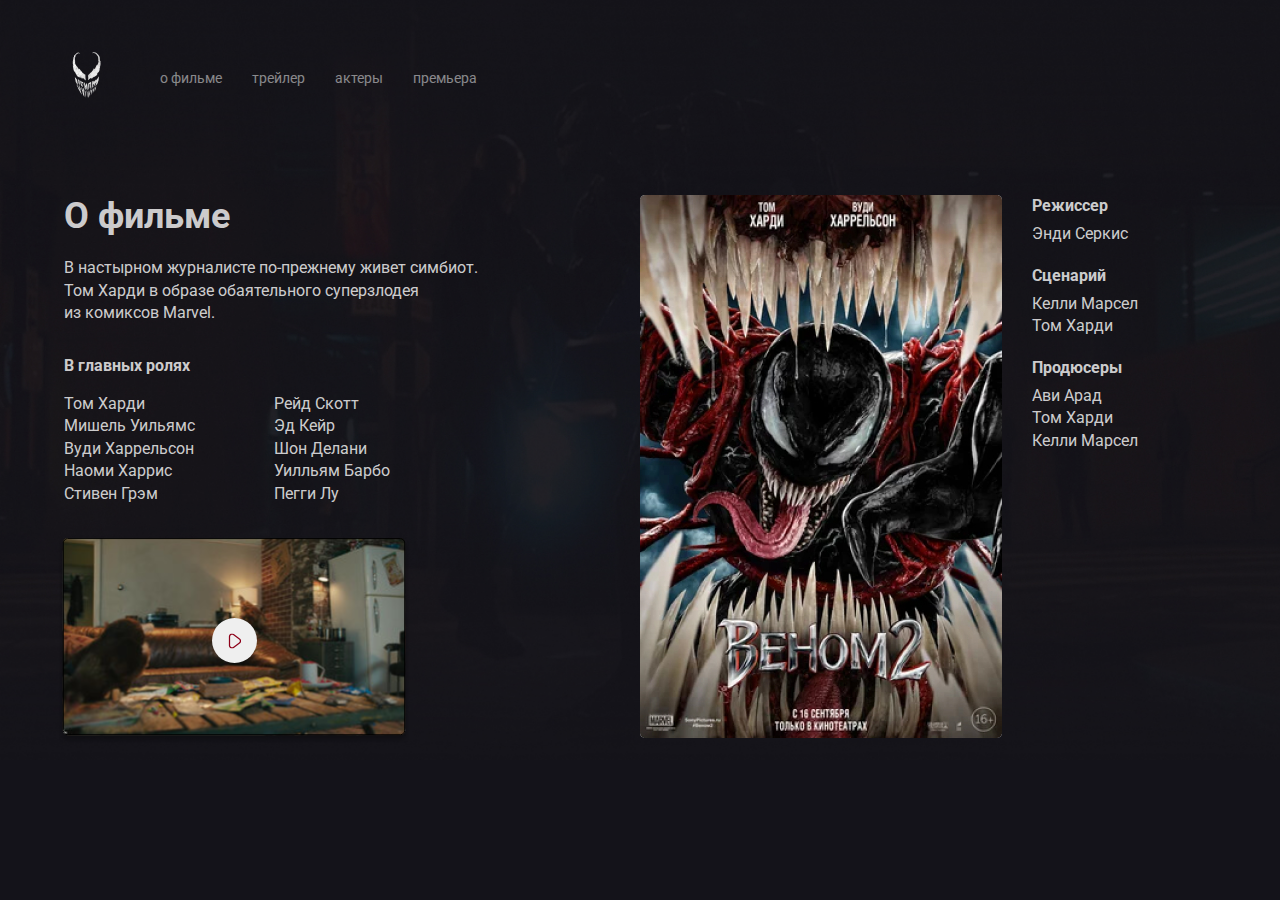
<file: about.html>
<!DOCTYPE html>
<html lang="en">
<head>
  <meta charset="UTF-8">
  <meta http-equiv="X-UA-Compatible" content="IE=edge">
  <meta name="viewport" content="width=device-width, initial-scale=1.0">
  <title>О фильме venom 2</title>
  <link rel="preconnect" href="https://fonts.gstatic.com">
  <link href="https://fonts.googleapis.com/css2?family=Roboto:wght@400;700&display=swap" rel="stylesheet">
  <link rel="stylesheet" href="css/style.css">
  <link rel="stylesheet" href="css/normalize.css">
</head>
<body class="primary-bg">
<div class="container">
  <header class="header">
    <a href="index.html" class="logo-link"><img width="46" height="71" src="images/i-removebg-preview 1.png"
        alt="logo: logo-venom" class="logo-venom"> </a>
  
    <nav class="nav-bar ">
        <button class="menu-buton">
          <span class="menu-button__text">меню</span>
        
          <img src="images/menu-burger.svg" alt="ava: burger-menu" class="menu-button__ava">
        </button>

        <button class="close">
          <span class="close__text">закрыть</span>
          <img src="images/arr.svg" alt="image: arrow " class="arr__image">
        </button>
      <ul class="nav-menu">
        <li class="nav-link">
          <a href="about.html" class="nav-link_link">о фильме</a>
        </li>
        <li class="nav-link">
          <a href="trailer.html" class="nav-link_link">трейлер</a>
        </li>
        <li class="nav-link">
          <a href="actors.html" class="nav-link_link">актеры</a>
        </li>
        <li class="nav-link">
          <a href="premiere.html" class="nav-link_link last-nav-link_link">премьера</a>
        </li>
      </ul>
    </nav>
  </header>
  <div class="content">
    <div class="col">
     
      <h1 class="content__title">О фильме</h1>
      <p class="content__text">В настырном журналисте по-прежнему живет симбиот.<br/> Том Харди в образе обаятельного суперзлодея <br/>из комиксов Marvel.</p>
     
  
        <h2 class="content__subtitle">В главных ролях</h2>
        <ul class="actors__list">
          <li class="list-item">Том Харди</li>
          <li class="list-item">Мишель Уильямс</li>
          <li class="list-item">Вуди Харрельсон</li>
          <li class="list-item">Наоми Харрис</li>
          <li class="list-item">Стивен Грэм</li>
          <li class="list-item">Рейд Скотт</li>
          <li class="list-item">Эд Кейр</li>
          <li class="list-item">Шон Делани</li>
          <li class="list-item">Уилльям Барбо</li>
          <li class="list-item">Пегги Лу</li>
        </ul>
        <div class="trailer">
          <button class="trailer__but">
            <img src="images/play.svg" alt="ava: play-ava" class="play-ava">
          </button>
        </div>

      
   
  </div> 

  <div class="col ">
 
    <div class="_with_poster">


      <img src="images/poster.jpg" alt="poster: film-poster" class="poster">
   
    <div class="col_with_poster__content">
    <ul class="maker-list">
      <div class="content__subtitle maker__subtitle">Режиссер</div>
      <li class="list-item">Энди Серкис</li>
   </ul>

    <ul class="maker-list">
      <div class="content__subtitle  maker__subtitle"> Сценарий</div>
      <li class="list-item">Келли Марсел</li>
      <li class="list-item">Том Харди</li>
    </ul>

    <ul class="maker-list">
      <div class="content__subtitle  maker__subtitle"> Продюсеры</div>
      <li class="list-item">Ави Арад</li>
      <li class="list-item">Том Харди</li>
      <li class="list-item">Келли Марсел</li>
    </ul>
    </div>
    </div>
  </div>
  </div>
  </div>
  <script src="javascript/main.js"></script>
 </body>


</html>
</file>
<file: css/style.css>
*,
*:before,
*:after {
  box-sizing: border-box;
}

body {
  font-family: "Roboto", sans-serif;
  color: #ffffff;
}

.header {
  display: flex;
  align-items: center;
  padding-top: 40px;
  padding-bottom: 80px;
}
img {
  max-width: 100%;
}

.logo-venom {
  display: inline-block;
}

.container {
  margin: auto;
  /* max-width: 1140px; */
  width: 90%;
  margin: auto;
}

.ve {
  position: absolute;
  top: 0;
  right: 0;
  max-width: 728px;
  width: 50%;
}

.logo-link {
  display: inline-block;
  margin-right: 50px;
}

.nav-menu {
  list-style: none;
  padding: 0;
  margin: 0;
  display: flex;
}

.nav-link_link {
  text-decoration: none;
  color: rgba(255, 255, 255, 0.5);
  font-weight: normal;
  font-size: 14px;
  line-height: 16px;
  margin-right: 30px;
}

.last-nav-link_link {
  margin-right: 0;
}

.film-date {
  display: block;
  font-weight: normal;
  font-size: 24px;
  line-height: 28px;
  color: rgba(255, 255, 255, 0.8);
  margin-bottom: 2%;
}

.film-description {
  font-weight: normal;
  font-size: 16px;
  line-height: 140%;
  color: rgba(255, 255, 255, 0.8);
  max-width: 423px;
  margin-top: 3%;
}

.film-logo {
  width: 70%;
}

.button {
  padding: 15px 30px;
}

.buttons-group {
  margin-top: 5%;
}

.button-primary {
  background-color: #ffffff;
  border-radius: 5px;
  border: none;
  cursor: pointer;
}

.play,
.primary-text {
  display: inline-block;
  vertical-align: middle;
}

.primary-text {
  font-weight: normal;
  font-size: 14px;
  line-height: 16px;
  color: #8d0019;
  margin-left: 10px;
}

.button-link {
  text-decoration: none;
  margin-left: 1%;
}

.link_to_tickets {
  margin-left: 10px;
  font-weight: normal;
  font-size: 14px;
  line-height: 16px;
  color: #ffffff;
}

.ticket,
.link_to_tickets {
  display: inline-block;
  vertical-align: middle;
}

.bd {
  background: url("../images/bd.png") no-repeat top right / 70%,
    #14131a url("../images/background.jpg") no-repeat center center / 100%;
}

.primary-bg {
  background: #14131a url("../images/background.jpg") no-repeat center center /
    100%;
}

.col {
  flex-basis: 50%;
}
.content {
  display: flex;
}

.content__title {
  font-weight: bold;
  font-size: 36px;
  line-height: 42px;
  color: rgba(255, 255, 255, 0.8);
  margin-bottom: 20px;
  margin-top: 0;
}

.content__text {
  font-weight: normal;
  font-size: 16px;
  line-height: 140%;
  color: rgba(255, 255, 255, 0.8);
}

.description {
  max-width: 423px;
  margin-bottom: 30px;
}

.content__subtitle {
  font-weight: bold;
  font-size: 16px;
  line-height: 140%;
  color: rgba(255, 255, 255, 0.8);
  margin-bottom: 15px;
}

.actors__list {
  list-style: none;
  padding: 0;
  -webkit-column-count: 2;
  -moz-column-count: 2;
  column-count: 2;
  -webkit-column-gap: 20px;
  -moz-column-gap: 20px;
  column-gap: 20px;
  margin-bottom: 33px;
}

.list-item {
  font-weight: normal;
  font-size: 16px;
  line-height: 140%;
  color: rgba(255, 255, 255, 0.8);
}

.trailer__but {
  max-width: 400px;
}

.trailer__but {
  margin: 0;
}

.maker-list {
  margin-top: 0;
  list-style: none;
  padding: 0;
  margin-bottom: 20px;
}

.maker__subtitle {
  margin-top: 0;
  margin-bottom: 5px;
}

._with_poster {
  display: flex;
}

.col_with_poster__content {
  display: flex;
  flex-direction: column;
  margin-left: 30px;
}

.actors__list {
  max-width: 400px;
}

.content__text {
  margin-bottom: 30px;
}

.trailer__but {
  width: 45px;
  height: 45px;
  padding: 15px;
  margin: 0;
  border-radius: 50%;
  border: none;
}

.content .trailer {
  width: 356px;
  height: 205px;
  background: url("../images/trailer.svg") no-repeat center / contain;
  display: flex;
  align-items: center;
  justify-content: center;
}

.trailer .play-ava {
  transform: translate();
}

.trailer {
  margin-left: -0.5em;
}

.poster {
  width: 362px;
  border-radius: 5px;
}

.menu-buton {
  display: none;
}
.close {
  display: none;
}
@media (max-width: 1024px) {
  .content {
    display: flex;
    flex-direction: column;
    padding-bottom: 5%;
  }

  .col {
    margin-bottom: 3%;
  }

  .header {
    padding-bottom: 4%;
  }

  .film {
    margin-top: 20%;
  }
}

@media (max-width: 768px) {
  .bd {
    background: #14131a;
  }

  .ve {
    top: 10%;
  }
}

@media (max-width: 576px) {
  .ve {
    top: 20%;
    width: 30%;
  }
  .nav-menu {
    position: fixed;
    top: 0;
    left: 0;
    width: 100%;
    height: 100%;
    background: #ffff;
    z-index: 10;
    display: flex;
    flex-direction: column;
    align-items: center;
    justify-content: center;
    transform: translateX(100%);
    transition: transform 0.2s;
  }

  .nav-link_link {
    color: #14131a;
    margin-right: 0;
  }

  .close {
    display: flex;
    position: fixed;
    top: 65px;
    right: 25px;
    align-items: center;
    z-index: 11;
    border: none;
    background: #ffff;
    cursor: pointer;
    transform: translateX(300%);
    transition: transform 0.2s;
    transition-delay: 0.2s;
    opacity: 0;
  }

  .is-active {
    transform: translateX(0);
    opacity: 1;
  }

  .close__text {
    margin-right: 10px;
  }

  .nav-link {
    margin-bottom: 2%;
    margin-top: 2%;
  }

  .nav-bar {
    margin-left: auto;
  }

  .menu-buton {
    display: flex;
    align-items: center;
    justify-content: center;
    padding: 10px;
    border: none;
    background: #14131a;
    cursor: pointer;
    color: #ffff;
    margin-left: auto;
  }

  .menu-button__text {
    margin-right: 10px;
  }

  .buttons-group {
    display: flex;
    flex-direction: column;
    align-items: center;
    justify-content: center;
  }

  .film-text {
    text-align: center;
  }

  ._with_poster {
    flex-direction: column;
  }

  .poster {
    margin-bottom: 4%;
  }

  .content .trailer {
    max-width: 350px;
    width: 100%;
  }

  .poster {
    margin-right: 0;
    width: 100%;
    max-width: 350px;
  }

  .actors__list {
    column-count: 1;
  }
}
</file>
